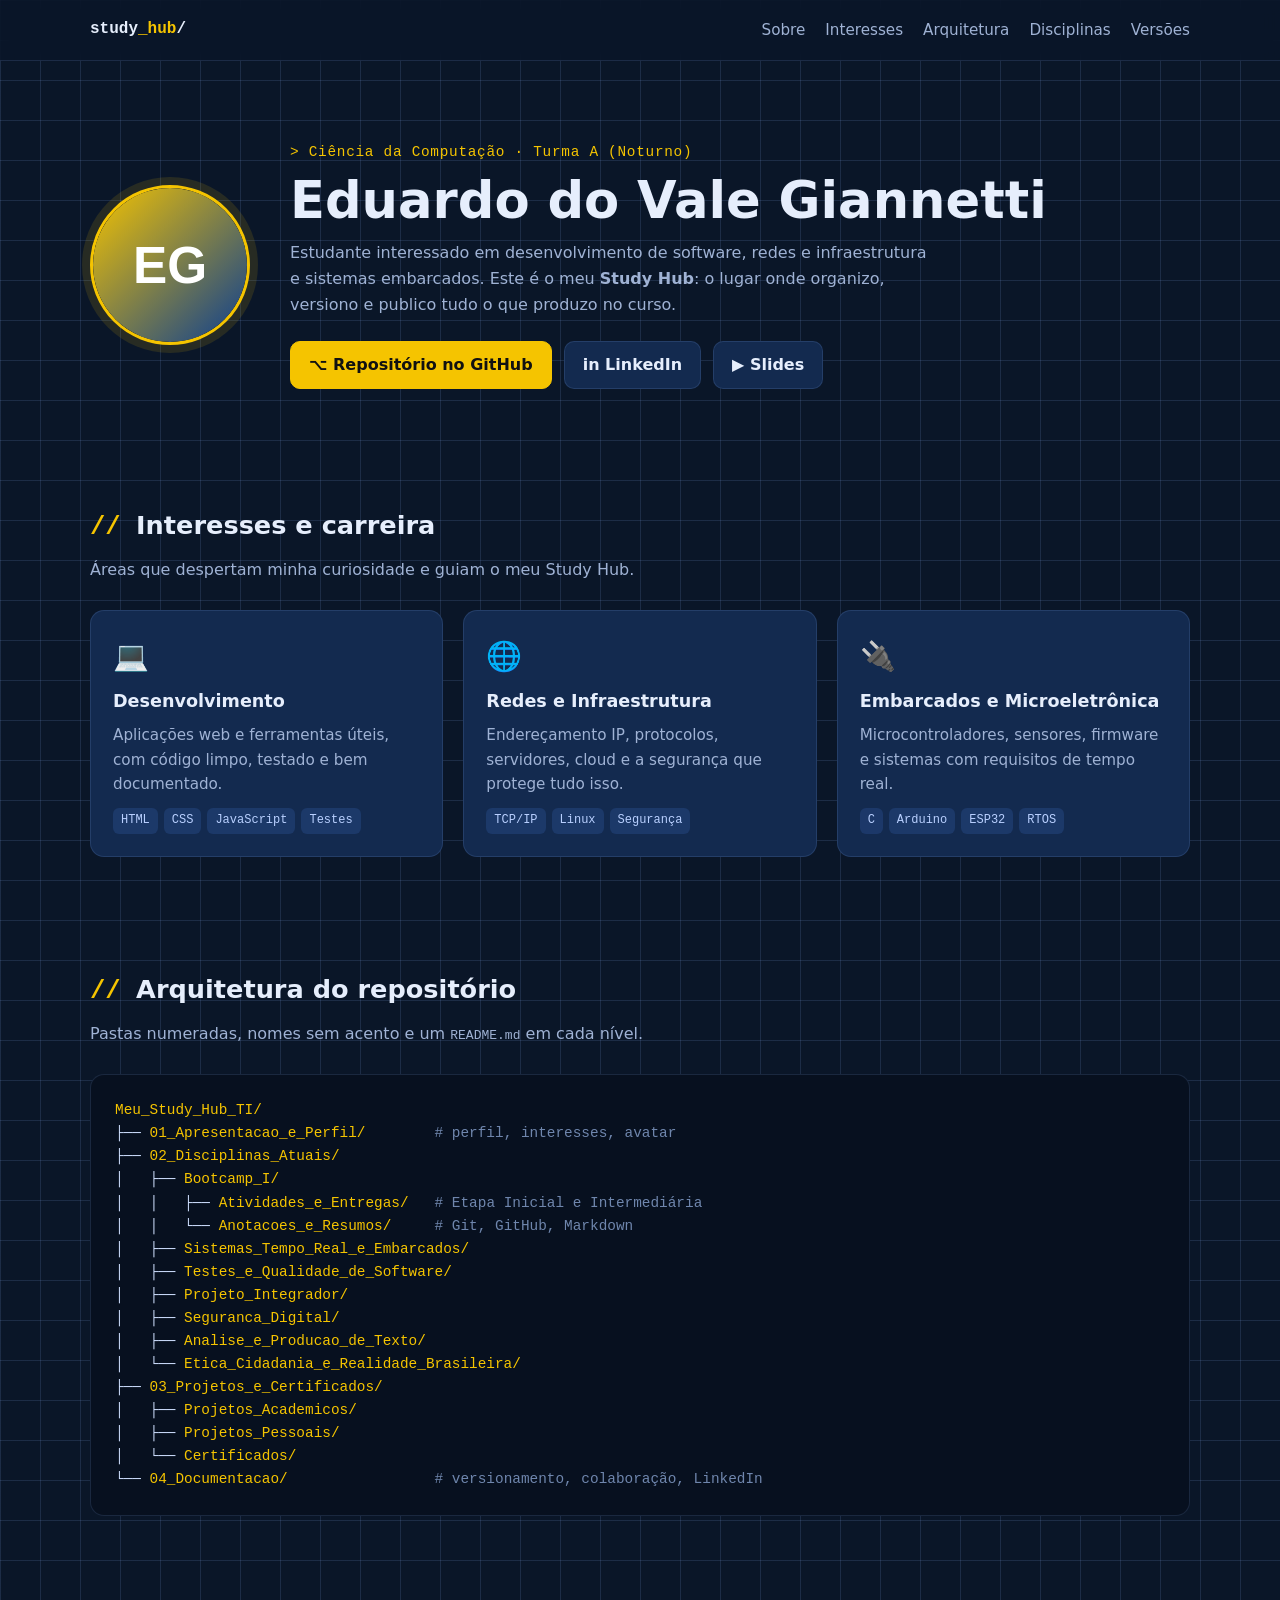
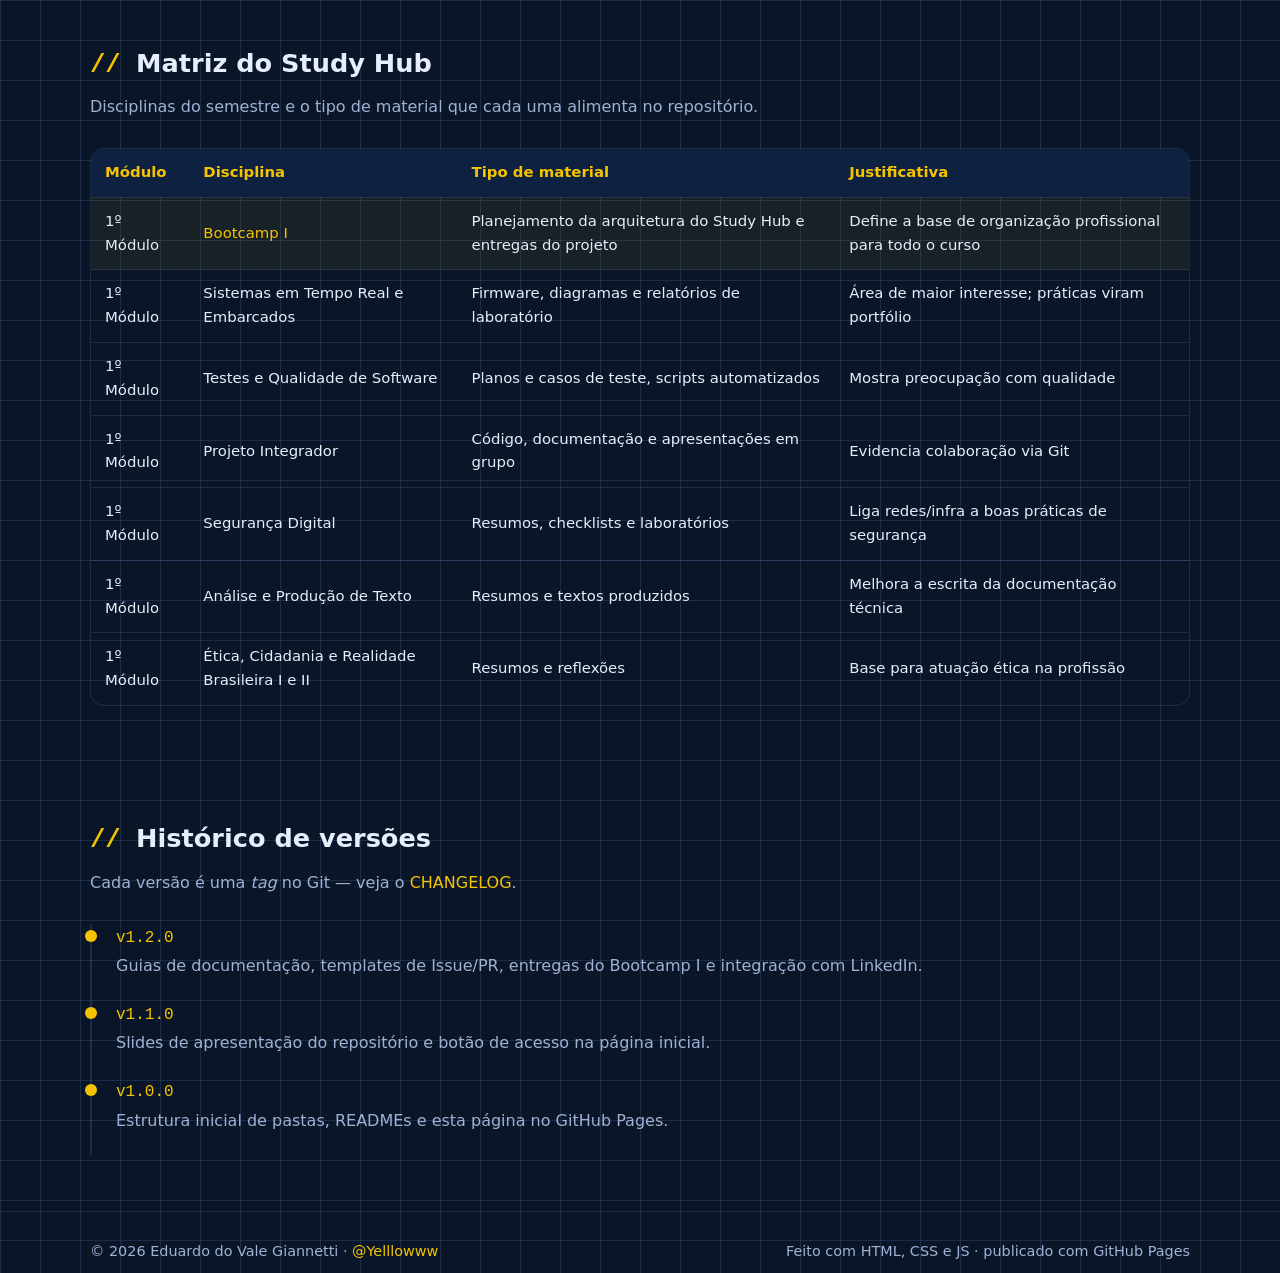
<file: index.html>
<!DOCTYPE html>
<html lang="pt-BR">
<head>
  <meta charset="UTF-8">
  <meta name="viewport" content="width=device-width, initial-scale=1.0">
  <title>Study Hub · Eduardo do Vale Giannetti</title>
  <meta name="description" content="Portfólio acadêmico e profissional de Eduardo do Vale Giannetti — Ciência da Computação.">
  <link rel="icon" href="01_Apresentacao_e_Perfil/avatar.svg" type="image/svg+xml">
  <link rel="stylesheet" href="assets/css/style.css">
</head>
<body>
  <nav class="nav">
    <div class="container">
      <a class="brand" href="#">study<span>_hub</span>/</a>
      <button class="menu-btn" aria-label="Abrir menu">☰</button>
      <ul>
        <li><a href="#sobre">Sobre</a></li>
        <li><a href="#interesses">Interesses</a></li>
        <li><a href="#arquitetura">Arquitetura</a></li>
        <li><a href="#disciplinas">Disciplinas</a></li>
        <li><a href="#versoes">Versões</a></li>
      </ul>
    </div>
  </nav>

  <header class="hero" id="sobre">
    <div class="container">
      <img class="avatar" src="01_Apresentacao_e_Perfil/avatar.svg" alt="Avatar de Eduardo do Vale Giannetti">
      <div>
        <div class="eyebrow">&gt; Ciência da Computação · Turma A (Noturno)</div>
        <h1>Eduardo do Vale Giannetti</h1>
        <p>Estudante interessado em desenvolvimento de software, redes e infraestrutura e sistemas embarcados. Este é o meu <strong>Study Hub</strong>: o lugar onde organizo, versiono e publico tudo o que produzo no curso.</p>
        <div class="btns">
          <a class="btn primary" href="https://github.com/Yelllowww/Meu_Study_Hub_TI" target="_blank" rel="noopener">⌥ Repositório no GitHub</a>
          <a class="btn" href="https://www.linkedin.com/in/eduardo-do-vale-giannetti-90a27032b" target="_blank" rel="noopener">in LinkedIn</a>
          <a class="btn" href="slides.html">▶ Slides</a>
        </div>
      </div>
    </div>
  </header>

  <main>
    <section id="interesses">
      <div class="container">
        <h2 class="section-title">Interesses e carreira</h2>
        <p class="section-sub">Áreas que despertam minha curiosidade e guiam o meu Study Hub.</p>
        <div class="grid">
          <article class="card">
            <div class="icon">💻</div>
            <h3>Desenvolvimento</h3>
            <p>Aplicações web e ferramentas úteis, com código limpo, testado e bem documentado.</p>
            <div class="tags"><span class="tag">HTML</span><span class="tag">CSS</span><span class="tag">JavaScript</span><span class="tag">Testes</span></div>
          </article>
          <article class="card">
            <div class="icon">🌐</div>
            <h3>Redes e Infraestrutura</h3>
            <p>Endereçamento IP, protocolos, servidores, cloud e a segurança que protege tudo isso.</p>
            <div class="tags"><span class="tag">TCP/IP</span><span class="tag">Linux</span><span class="tag">Segurança</span></div>
          </article>
          <article class="card">
            <div class="icon">🔌</div>
            <h3>Embarcados e Microeletrônica</h3>
            <p>Microcontroladores, sensores, firmware e sistemas com requisitos de tempo real.</p>
            <div class="tags"><span class="tag">C</span><span class="tag">Arduino</span><span class="tag">ESP32</span><span class="tag">RTOS</span></div>
          </article>
        </div>
      </div>
    </section>

    <section id="arquitetura">
      <div class="container">
        <h2 class="section-title">Arquitetura do repositório</h2>
        <p class="section-sub">Pastas numeradas, nomes sem acento e um <code>README.md</code> em cada nível.</p>
<pre class="tree"><span class="d">Meu_Study_Hub_TI/</span>
├── <span class="d">01_Apresentacao_e_Perfil/</span>        <span class="c"># perfil, interesses, avatar</span>
├── <span class="d">02_Disciplinas_Atuais/</span>
│   ├── <span class="d">Bootcamp_I/</span>
│   │   ├── <span class="d">Atividades_e_Entregas/</span>   <span class="c"># Etapa Inicial e Intermediária</span>
│   │   └── <span class="d">Anotacoes_e_Resumos/</span>     <span class="c"># Git, GitHub, Markdown</span>
│   ├── <span class="d">Sistemas_Tempo_Real_e_Embarcados/</span>
│   ├── <span class="d">Testes_e_Qualidade_de_Software/</span>
│   ├── <span class="d">Projeto_Integrador/</span>
│   ├── <span class="d">Seguranca_Digital/</span>
│   ├── <span class="d">Analise_e_Producao_de_Texto/</span>
│   └── <span class="d">Etica_Cidadania_e_Realidade_Brasileira/</span>
├── <span class="d">03_Projetos_e_Certificados/</span>
│   ├── <span class="d">Projetos_Academicos/</span>
│   ├── <span class="d">Projetos_Pessoais/</span>
│   └── <span class="d">Certificados/</span>
└── <span class="d">04_Documentacao/</span>                 <span class="c"># versionamento, colaboração, LinkedIn</span></pre>
      </div>
    </section>

    <section id="disciplinas">
      <div class="container">
        <h2 class="section-title">Matriz do Study Hub</h2>
        <p class="section-sub">Disciplinas do semestre e o tipo de material que cada uma alimenta no repositório.</p>
        <div class="table-wrap">
          <table>
            <thead><tr><th>Módulo</th><th>Disciplina</th><th>Tipo de material</th><th>Justificativa</th></tr></thead>
            <tbody>
              <tr><td>1º Módulo</td><td><a href="https://github.com/Yelllowww/Meu_Study_Hub_TI/tree/main/02_Disciplinas_Atuais/Bootcamp_I">Bootcamp I</a></td><td>Planejamento da arquitetura do Study Hub e entregas do projeto</td><td>Define a base de organização profissional para todo o curso</td></tr>
              <tr><td>1º Módulo</td><td>Sistemas em Tempo Real e Embarcados</td><td>Firmware, diagramas e relatórios de laboratório</td><td>Área de maior interesse; práticas viram portfólio</td></tr>
              <tr><td>1º Módulo</td><td>Testes e Qualidade de Software</td><td>Planos e casos de teste, scripts automatizados</td><td>Mostra preocupação com qualidade</td></tr>
              <tr><td>1º Módulo</td><td>Projeto Integrador</td><td>Código, documentação e apresentações em grupo</td><td>Evidencia colaboração via Git</td></tr>
              <tr><td>1º Módulo</td><td>Segurança Digital</td><td>Resumos, checklists e laboratórios</td><td>Liga redes/infra a boas práticas de segurança</td></tr>
              <tr><td>1º Módulo</td><td>Análise e Produção de Texto</td><td>Resumos e textos produzidos</td><td>Melhora a escrita da documentação técnica</td></tr>
              <tr><td>1º Módulo</td><td>Ética, Cidadania e Realidade Brasileira I e II</td><td>Resumos e reflexões</td><td>Base para atuação ética na profissão</td></tr>
            </tbody>
          </table>
        </div>
      </div>
    </section>


    <section id="versoes">
      <div class="container">
        <h2 class="section-title">Histórico de versões</h2>
        <p class="section-sub">Cada versão é uma <em>tag</em> no Git — veja o <a href="https://github.com/Yelllowww/Meu_Study_Hub_TI/blob/main/CHANGELOG.md">CHANGELOG</a>.</p>
        <ul class="timeline">
          <li><code>v1.2.0</code><p>Guias de documentação, templates de Issue/PR, entregas do Bootcamp I e integração com LinkedIn.</p></li>
          <li><code>v1.1.0</code><p>Slides de apresentação do repositório e botão de acesso na página inicial.</p></li>
          <li><code>v1.0.0</code><p>Estrutura inicial de pastas, READMEs e esta página no GitHub Pages.</p></li>
        </ul>
      </div>
    </section>
  </main>

  <footer>
    <div class="container">
      <span>© <span id="year">2026</span> Eduardo do Vale Giannetti · <a href="https://github.com/Yelllowww">@Yelllowww</a></span>
      <span>Feito com HTML, CSS e JS · publicado com GitHub Pages</span>
    </div>
  </footer>

  <script src="assets/js/main.js"></script>
</body>
</html>
</file>
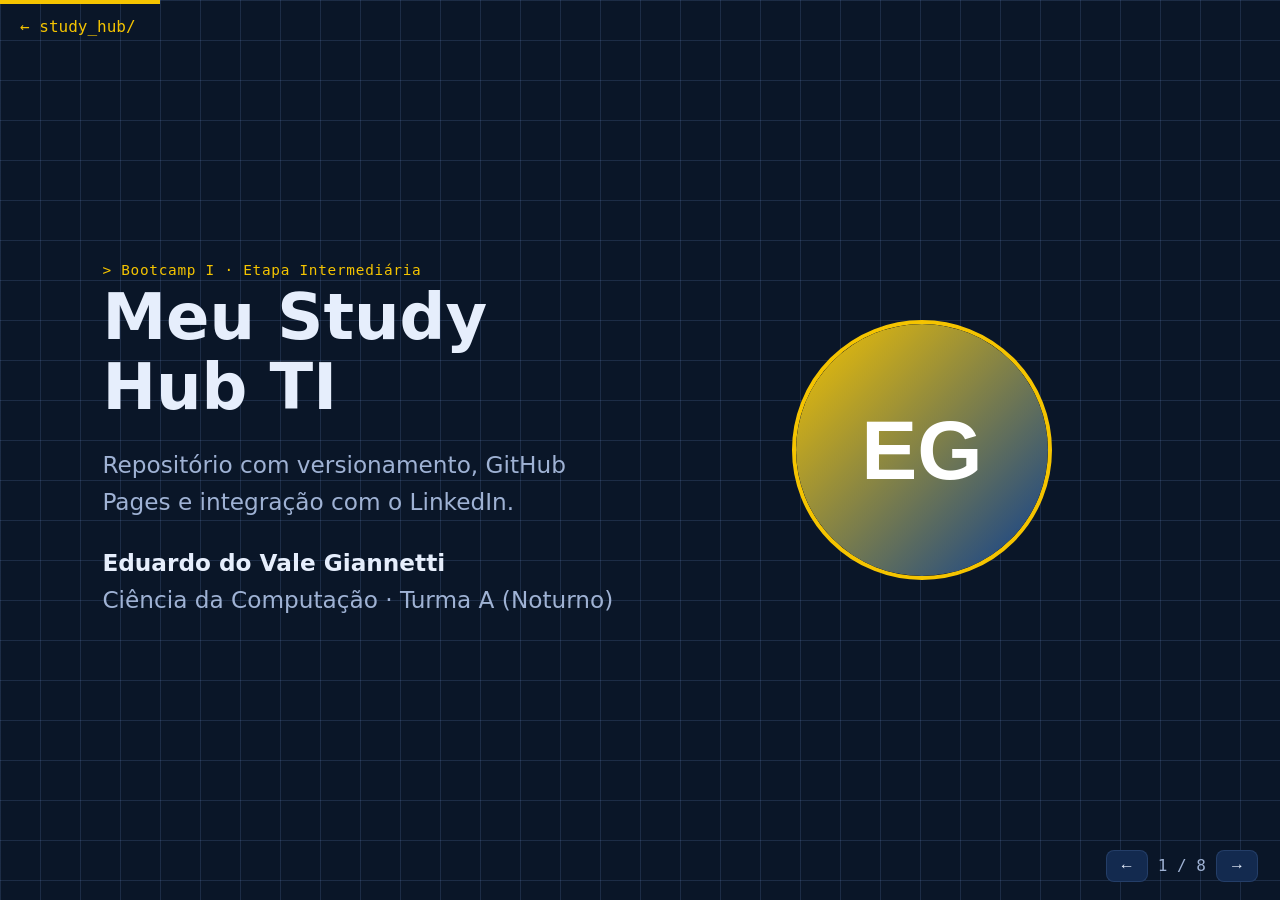
<file: slides.html>
<!DOCTYPE html>
<html lang="pt-BR">
<head>
  <meta charset="UTF-8">
  <meta name="viewport" content="width=device-width, initial-scale=1.0">
  <title>Slides · Study Hub</title>
  <link rel="icon" href="01_Apresentacao_e_Perfil/avatar.svg" type="image/svg+xml">
  <link rel="stylesheet" href="assets/css/style.css">
  <style>
    html, body { height: 100%; overflow: hidden; }
    .deck { position: relative; height: 100vh; }
    .slide {
      position: absolute; inset: 0; display: flex; flex-direction: column; justify-content: center;
      padding: 6vh 8vw; opacity: 0; pointer-events: none; transition: opacity .35s ease;
    }
    .slide.active { opacity: 1; pointer-events: auto; }
    .slide h1 { font-size: clamp(2rem, 5.5vw, 4rem); margin: 0 0 .3em; line-height: 1.1; }
    .slide h2 { font-size: clamp(1.5rem, 3.6vw, 2.6rem); margin: 0 0 .6em; }
    .slide h2::before { content: "// "; color: var(--accent); font-family: var(--mono); }
    .slide p, .slide li { font-size: clamp(1rem, 2vw, 1.45rem); color: var(--muted); }
    .slide li { margin-bottom: .5em; }
    .slide strong { color: var(--text); }
    .slide .tree { font-size: clamp(.7rem, 1.4vw, 1.05rem); }
    .big { font-family: var(--mono); color: var(--accent); }
    .cols { display: grid; grid-template-columns: 1fr 1fr; gap: 4vw; align-items: center; }
    .controls { position: fixed; bottom: 18px; right: 22px; display: flex; gap: 10px; align-items: center; font-family: var(--mono); color: var(--muted); z-index: 5; }
    .controls button { background: var(--card); color: var(--text); border: 1px solid var(--line); border-radius: 8px; padding: 6px 12px; cursor: pointer; font-size: 1rem; }
    .progress { position: fixed; top: 0; left: 0; height: 4px; background: var(--accent); transition: width .3s; z-index: 5; }
    .home { position: fixed; top: 14px; left: 20px; font-family: var(--mono); z-index: 5; }
    @media (max-width: 720px) { .cols { grid-template-columns: 1fr; } .slide { padding: 8vh 6vw; } }
  </style>
</head>
<body>
  <div class="progress" id="progress"></div>
  <a class="home" href="index.html">← study_hub/</a>
  <div class="deck">
    <section class="slide active">
      <div class="cols">
        <div>
          <div class="eyebrow">&gt; Bootcamp I · Etapa Intermediária</div>
          <h1>Meu Study Hub TI</h1>
          <p>Repositório com versionamento, GitHub Pages e integração com o LinkedIn.</p>
          <p><strong>Eduardo do Vale Giannetti</strong><br>Ciência da Computação · Turma A (Noturno)</p>
        </div>
        <img src="01_Apresentacao_e_Perfil/avatar.svg" alt="" style="width:min(260px,40vw);justify-self:center;border-radius:50%;border:4px solid var(--accent)">
      </div>
    </section>

    <section class="slide">
      <h2>O problema</h2>
      <ul>
        <li>Trabalhos espalhados entre pastas, e-mails e pen drives;</li>
        <li>Nenhum histórico mostrando <strong>como eu evoluí</strong>;</li>
        <li>Recrutadores não têm onde ver o que eu sei fazer.</li>
      </ul>
      <p class="big">→ Solução: um único repositório, organizado, versionado e público.</p>
    </section>

    <section class="slide">
      <h2>1 · Planejamento do repositório</h2>
<pre class="tree"><span class="d">Meu_Study_Hub_TI/</span>
├── <span class="d">01_Apresentacao_e_Perfil/</span>
├── <span class="d">02_Disciplinas_Atuais/</span>
│   ├── <span class="d">Bootcamp_I/</span>  (Atividades_e_Entregas · Anotacoes_e_Resumos)
│   └── <span class="d">+ 6 disciplinas do semestre</span>
├── <span class="d">03_Projetos_e_Certificados/</span>
│   └── <span class="d">Projetos_Academicos · Projetos_Pessoais · Certificados</span>
├── <span class="d">04_Documentacao/</span>
└── index.html · slides.html · README · CHANGELOG · LICENSE</pre>
      <p>Pastas numeradas · sem acentos · um <strong>README.md</strong> em cada pasta.</p>
    </section>

    <section class="slide">
      <h2>2 · Versionamento com Git</h2>
      <ul>
        <li><strong>GitHub Flow:</strong> <code>main</code> estável + branches <code>feature/</code> e <code>docs/</code>;</li>
        <li><strong>Conventional Commits:</strong> <code>feat:</code>, <code>docs:</code>, <code>chore:</code>…</li>
        <li><strong>Tags SemVer:</strong> <code>v1.0.0</code> → <code>v1.1.0</code> → <code>v1.2.0</code>, com Releases;</li>
        <li><strong>Pull Request</strong> com template e revisão antes do merge.</li>
      </ul>
    </section>

    <section class="slide">
      <h2>3 · Organização e documentação</h2>
      <ul>
        <li>README principal com badges, árvore de pastas, versões e como executar;</li>
        <li>README em cada disciplina e projeto: objetivo, tecnologias, estrutura, uso;</li>
        <li>Guias em <code>04_Documentacao</code>: versionamento, colaboração, Pages e LinkedIn;</li>
        <li>CHANGELOG, CONTRIBUTING e templates de Issue/PR.</li>
      </ul>
    </section>


    <section class="slide">
      <h2>4 · GitHub Pages</h2>
      <p class="big">yelllowww.github.io/Meu_Study_Hub_TI</p>
      <ul>
        <li>Site publicado direto da branch <code>main</code>;</li>
        <li>Perfil, interesses, arquitetura, matriz de disciplinas e histórico de versões;</li>
        <li>Estes slides também são uma página do site.</li>
      </ul>
    </section>

    <section class="slide">
      <h2>5 · Integração com o LinkedIn</h2>
      <ul>
        <li>Repositório <strong>público</strong> com link de compartilhamento;</li>
        <li>Seção <strong>Projetos</strong>: Study Hub — Portfólio Acadêmico e Profissional;</li>
        <li>Seção <strong>Em destaque</strong> + site nas informações de contato;</li>
        <li>Post de lançamento do portfólio.</li>
      </ul>
    </section>

    <section class="slide">
      <h2>Próximos passos</h2>
      <ul>
        <li>Projeto de <strong>sistemas embarcados</strong> (ESP32) documentado;</li>
        <li>Materiais de cada disciplina ao longo do semestre;</li>
        <li>Fase 3: lançamento do portfólio completo.</li>
      </ul>
      <p class="big">Obrigado! · github.com/Yelllowww</p>
    </section>
  </div>

  <div class="controls">
    <button id="prev" aria-label="Slide anterior">←</button>
    <span id="count">1 / 8</span>
    <button id="next" aria-label="Próximo slide">→</button>
  </div>

  <script>
    const slides = [...document.querySelectorAll(".slide")];
    let i = Math.max(0, Math.min(slides.length - 1, (parseInt(location.hash.slice(1)) || 1) - 1));
    const show = (n) => {
      i = Math.max(0, Math.min(slides.length - 1, n));
      slides.forEach((s, k) => s.classList.toggle("active", k === i));
      document.getElementById("count").textContent = `${i + 1} / ${slides.length}`;
      document.getElementById("progress").style.width = `${((i + 1) / slides.length) * 100}%`;
      history.replaceState(null, "", `#${i + 1}`);
    };
    document.getElementById("prev").onclick = () => show(i - 1);
    document.getElementById("next").onclick = () => show(i + 1);
    document.addEventListener("keydown", (e) => {
      if (["ArrowRight", "PageDown", " "].includes(e.key)) show(i + 1);
      if (["ArrowLeft", "PageUp"].includes(e.key)) show(i - 1);
    });
    let x0 = null;
    document.addEventListener("touchstart", (e) => (x0 = e.touches[0].clientX));
    document.addEventListener("touchend", (e) => { if (x0 === null) return; const dx = e.changedTouches[0].clientX - x0; if (Math.abs(dx) > 50) show(i + (dx < 0 ? 1 : -1)); x0 = null; });
    show(i);
  </script>
</body>
</html>
</file>
<file: assets/css/style.css>
:root {
  --bg: #0a1628;
  --bg-2: #0f2140;
  --card: #132a4f;
  --line: rgba(140, 180, 255, 0.14);
  --text: #e6eefc;
  --muted: #9fb2d4;
  --accent: #f5c400;
  --accent-2: #4f8cff;
  --radius: 14px;
  --mono: "JetBrains Mono", ui-monospace, SFMono-Regular, Menlo, Consolas, monospace;
  --sans: "Inter", system-ui, -apple-system, "Segoe UI", Roboto, sans-serif;
}

* { box-sizing: border-box; }
html { scroll-behavior: smooth; }
body {
  margin: 0;
  font-family: var(--sans);
  color: var(--text);
  background-color: var(--bg);
  background-image:
    linear-gradient(var(--line) 1px, transparent 1px),
    linear-gradient(90deg, var(--line) 1px, transparent 1px);
  background-size: 40px 40px;
  line-height: 1.6;
}
a { color: var(--accent); text-decoration: none; }
a:hover { text-decoration: underline; }
img { max-width: 100%; }

.container { width: min(1100px, 100% - 32px); margin-inline: auto; }

/* Navegação */
.nav {
  position: sticky; top: 0; z-index: 10;
  background: rgba(10, 22, 40, 0.85);
  backdrop-filter: blur(8px);
  border-bottom: 1px solid var(--line);
}
.nav .container { display: flex; align-items: center; justify-content: space-between; height: 60px; gap: 16px; }
.brand { font-family: var(--mono); font-weight: 700; color: var(--text); }
.brand span { color: var(--accent); }
.nav ul { display: flex; gap: 20px; list-style: none; margin: 0; padding: 0; }
.nav ul a { color: var(--muted); font-size: .95rem; }
.nav ul a:hover { color: var(--text); text-decoration: none; }
.menu-btn { display: none; background: none; border: 1px solid var(--line); color: var(--text); border-radius: 8px; padding: 6px 10px; font-size: 1rem; cursor: pointer; }

/* Hero */
.hero { padding: 80px 0 60px; }
.hero .container { display: grid; grid-template-columns: auto 1fr; gap: 40px; align-items: center; }
.avatar { width: 160px; height: 160px; border-radius: 50%; border: 3px solid var(--accent); box-shadow: 0 0 0 8px rgba(245, 196, 0, .12); }
.eyebrow { font-family: var(--mono); color: var(--accent); font-size: .9rem; letter-spacing: .05em; }
.hero h1 { font-size: clamp(2rem, 5vw, 3.2rem); line-height: 1.1; margin: 8px 0 12px; }
.hero p { color: var(--muted); max-width: 640px; margin: 0 0 24px; }
.btns { display: flex; flex-wrap: wrap; gap: 12px; }
.btn {
  display: inline-flex; align-items: center; gap: 8px;
  padding: 10px 18px; border-radius: 10px; font-weight: 600;
  border: 1px solid var(--line); color: var(--text); background: var(--card);
}
.btn:hover { text-decoration: none; border-color: var(--accent); }
.btn.primary { background: var(--accent); color: #111; border-color: var(--accent); }

/* Seções */
section { padding: 56px 0; }
.section-title { font-size: 1.6rem; margin: 0 0 8px; }
.section-title::before { content: "// "; color: var(--accent); font-family: var(--mono); }
.section-sub { color: var(--muted); margin: 0 0 28px; }

.grid { display: grid; gap: 20px; grid-template-columns: repeat(auto-fit, minmax(240px, 1fr)); }
.card {
  background: var(--card); border: 1px solid var(--line); border-radius: var(--radius);
  padding: 22px; transition: transform .2s, border-color .2s;
}
.card:hover { transform: translateY(-3px); border-color: rgba(245, 196, 0, .5); }
.card h3 { margin: 8px 0; font-size: 1.1rem; }
.card p { color: var(--muted); margin: 0 0 12px; font-size: .95rem; }
.icon { font-size: 1.8rem; }
.tags { display: flex; flex-wrap: wrap; gap: 6px; margin-top: 10px; }
.tag { font-family: var(--mono); font-size: .75rem; padding: 3px 8px; border-radius: 6px; background: rgba(79, 140, 255, .15); color: #b9d0ff; }

/* Árvore de pastas */
.tree {
  font-family: var(--mono); font-size: .9rem; background: #07101f; border: 1px solid var(--line);
  border-radius: var(--radius); padding: 24px; overflow-x: auto; white-space: pre; color: #cfe0ff;
}
.tree .d { color: var(--accent); }
.tree .c { color: #6f86ad; }

/* Tabela */
.table-wrap { overflow-x: auto; border-radius: var(--radius); border: 1px solid var(--line); }
table { width: 100%; border-collapse: collapse; min-width: 640px; }
th, td { padding: 12px 14px; text-align: left; border-bottom: 1px solid var(--line); font-size: .93rem; }
th { background: var(--bg-2); color: var(--accent); font-weight: 600; }
tr:last-child td { border-bottom: none; }
tbody tr:first-child td { background: rgba(245, 196, 0, .06); }

/* Timeline de versões */
.timeline { list-style: none; padding: 0; margin: 0; border-left: 2px solid var(--line); }
.timeline li { position: relative; padding: 0 0 22px 24px; }
.timeline li::before { content: ""; position: absolute; left: -7px; top: 6px; width: 12px; height: 12px; border-radius: 50%; background: var(--accent); }
.timeline code { font-family: var(--mono); color: var(--accent); }
.timeline p { margin: 2px 0 0; color: var(--muted); }

footer { border-top: 1px solid var(--line); padding: 28px 0; color: var(--muted); font-size: .9rem; }
footer .container { display: flex; flex-wrap: wrap; justify-content: space-between; gap: 12px; }

@media (max-width: 720px) {
  .hero { padding-top: 48px; }
  .hero .container { grid-template-columns: 1fr; text-align: center; justify-items: center; }
  .btns { justify-content: center; }
  .menu-btn { display: block; }
  .nav ul {
    display: none; position: absolute; top: 60px; left: 0; right: 0; flex-direction: column;
    background: var(--bg); padding: 16px; border-bottom: 1px solid var(--line);
  }
  .nav ul.open { display: flex; }
}
</file>
